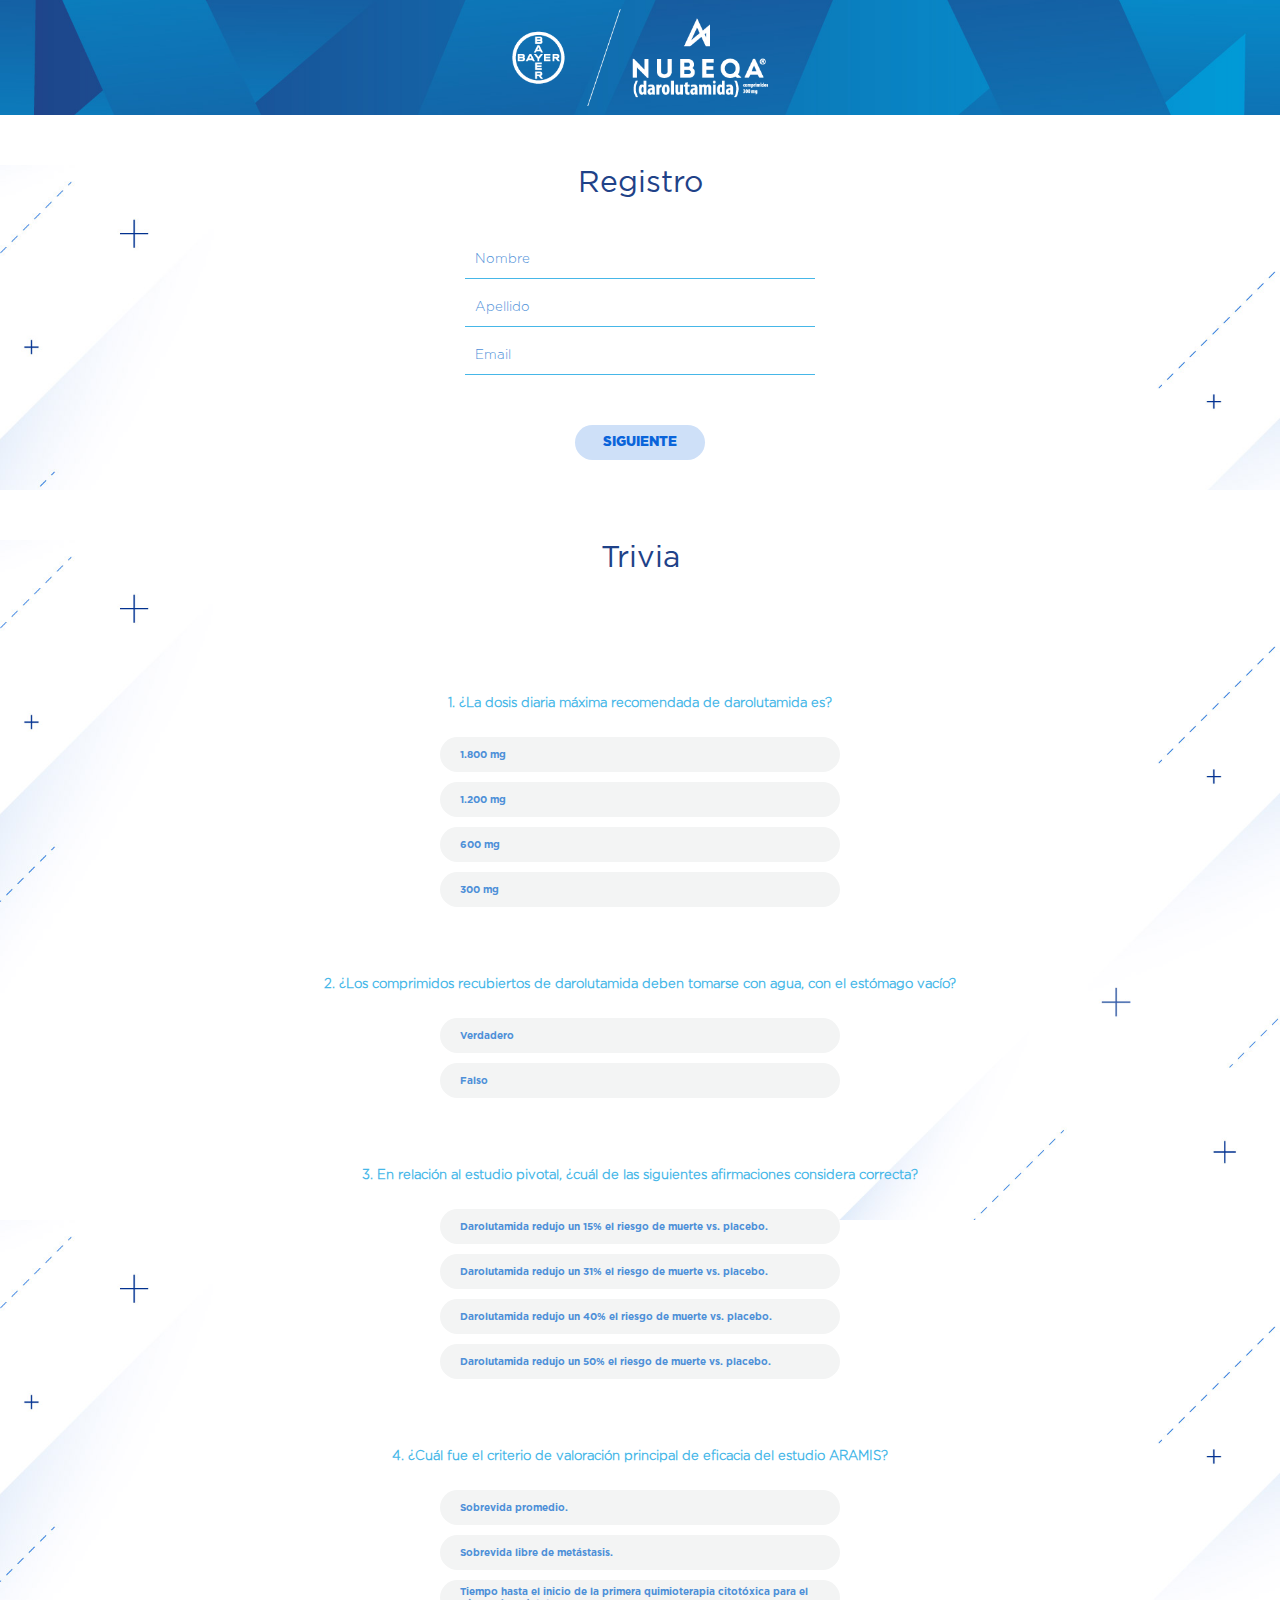
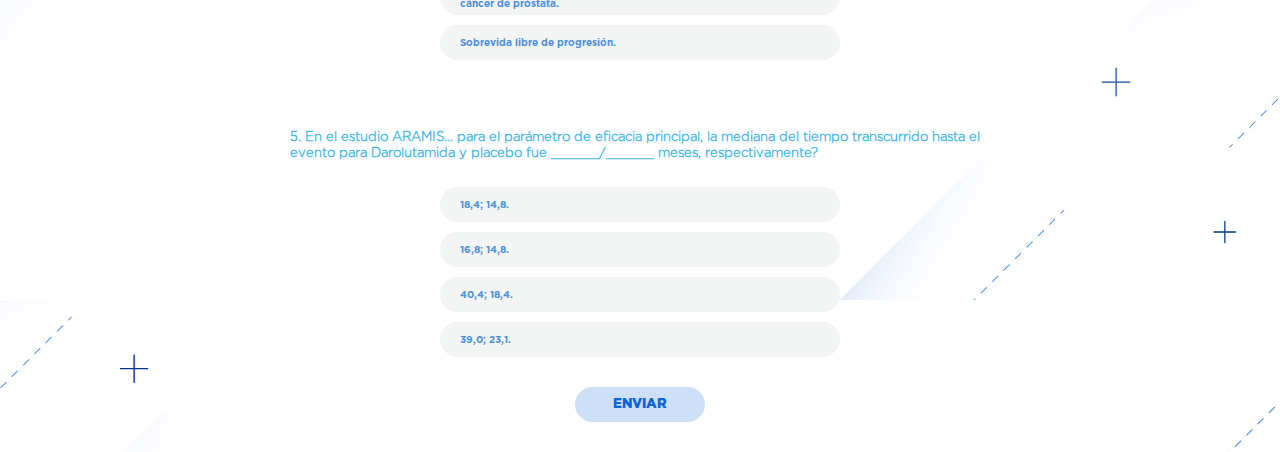
<file: index.html>
<!DOCTYPE html>
<html lang="es">
<head>
    <meta charset="UTF-8">
    <meta http-equiv="X-UA-Compatible" content="IE=edge">
    <meta name="viewport" content="width=device-width, initial-scale=1.0">
    <link rel="stylesheet" href="styles.css">
    <title>Trivia Nubeqa | BAYER</title>
</head>
<body>
    <!-- INICIO SECCION PÁGINA INACTIVA -->
    <main class="inactive_page">
        <section class="title_container">
            <h1>Podrás acceder a esta página una vez que el streaming haya finalizado!</h1>
        </section>
    </main>
    <!-- FIN SECCION PÁGINA INACTIVA -->

    <section class="main_page">
        <!-- INICIO SECCION FORMULARIO REGISTRO -->
        <header class="header_container">
            <img class="logo" src="./assets/5.png" alt="Logo Nubeqa">
        </header>

        <main class="register_container">
            <h2>Registro</h2>
            
            <form action="" class="form_container">
                    <label for="nombre">
                        <input class="input" type="text" name="userName" id="userName" placeholder="Nombre" required>
                    </label>

                    <label for="apellido">
                        <input class="input" type="text" name="userLastName" id="userLastName" placeholder="Apellido" required>
                    </label>

                    <label for="email">
                        <input class="input" type="text" name="userEmail" id="userEmail" placeholder="Email" required>
                    </label>

                    <label for="button" class="button">
                        <button type="button" class="blue_button" id="blue_button">SIGUIENTE</button>
                    </label>
            </form>
        </main>
        <!-- FIN SECCION FORMULARIO REGISTRO -->

        <!-- INICIO SECCION FORMULARIO TRIVIA -->
        <main class="trivia_container">
            <h2>Trivia</h2>

            <form action="" class="trivia_form__container">
                <label for="" class="question_container">
                    <h4>1. ¿La dosis diaria máxima recomendada de darolutamida es?</h4>
                    <section class="buttons_container">
                        <input name="question_one" type="radio" id="question_one_answer_one">
                        <label for="question_one_answer_one" class="large_button" >1.800 mg</label>

                        <input name="question_one" type="radio" id="question_one_answer_two" >
                        <label for="question_one_answer_two" class="large_button">1.200 mg</label>

                        <input name="question_one" type="radio" id="question_one_answer_three">
                        <label for="question_one_answer_three" class="large_button">600 mg</label>

                        <input name="question_one" type="radio" id="question_one_answer_four">
                        <label for="question_one_answer_four" class="large_button">300 mg</label>
                    </section>
                </label>

                <label for="" class="question_container">
                    <h4>2. ¿Los comprimidos recubiertos de darolutamida deben tomarse con agua, con el estómago vacío?</h4>
                    <section class="buttons_container">
                        <input name="question_two" type="radio" id="question_two_answer_one">
                        <label for="question_two_answer_one" class="large_button">Verdadero</label>

                        <input name="question_two" type="radio" id="question_two_answer_two">
                        <label for="question_two_answer_two" class="large_button">Falso</label>
                    </section>
                </label>

                <label for="" class="question_container">
                    <h4>3. En relación al estudio pivotal, ¿cuál de las siguientes afirmaciones considera correcta?</h4>
                    <section class="buttons_container">

                        <input name="question_three" type="radio" id="question_three_answer_one">
                        <label for="question_three_answer_one" class="large_button">Darolutamida redujo un 15% el riesgo de muerte vs. placebo.</label>

                        <input name="question_three" type="radio" id="question_three_answer_two">
                        <label for="question_three_answer_two" class="large_button">Darolutamida redujo un 31% el riesgo de muerte vs. placebo.</label>

                        <input name="question_three" type="radio" id="question_three_answer_three">
                        <label for="question_three_answer_three" class="large_button">Darolutamida redujo un 40% el riesgo de muerte vs. placebo.</label>

                        <input name="question_three" type="radio" id="question_three_answer_four">
                        <label for="question_three_answer_four" class="large_button">Darolutamida redujo un 50% el riesgo de muerte vs. placebo.</label>

                    </section>
                </label>

                <label for="" class="question_container">
                    <h4>4. ¿Cuál fue el criterio de valoración principal de eficacia del estudio ARAMIS?</h4>
                    <section class="buttons_container">
                        <input name="question_four" type="radio" id="question_four_answer_one">
                        <label for="question_four_answer_one" class="large_button">Sobrevida promedio.</label>

                        <input name="question_four" type="radio" id="question_four_answer_two">
                        <label for="question_four_answer_two" class="large_button">Sobrevida libre de metástasis.</label>

                        <input name="question_four" type="radio" id="question_four_answer_three">
                        <label name="question_four" for="question_four_answer_three" class="large_button">Tiempo hasta el inicio de la primera quimioterapia citotóxica para el cáncer de próstata.</label>

                        <input name="question_four" type="radio" id="question_four_answer_four"></button>
                        <label for="question_four_answer_four" class="large_button">Sobrevida libre de progresión.</label>

                    </section>
                </label>

                <label for="" class="question_container">
                    <h4>5. En el estudio ARAMIS... para el parámetro de eficacia principal, la mediana del tiempo transcurrido hasta el evento para Darolutamida y placebo fue ______/______ meses, respectivamente?</h4>
                    <section class="buttons_container">
                        <input name="question_five" type="radio" id="question_five_answer_one">
                        <label for="question_five_answer_one" class="large_button">18,4; 14,8.</label>

                        <input name="question_five" type="radio" id="question_five_answer_two">
                        <label for="question_five_answer_two" class="large_button">16,8; 14,8.</label>

                        <input name="question_five" type="radio" id="question_five_answer_three">
                        <label for="question_five_answer_three" class="large_button">40,4; 18,4.</label>

                        <input name="question_five" type="radio" id="question_five_answer_four"></button>
                        <label for="question_five_answer_four" class="large_button">39,0; 23,1.</label>
                    </section>
                </label>

                <label for="button" class="button">
                    <button type="button" class="blue_button" id="blue_button">ENVIAR</button>
                </label>
            </form>
        </main>
    </section>
</body>
</html>
</file>
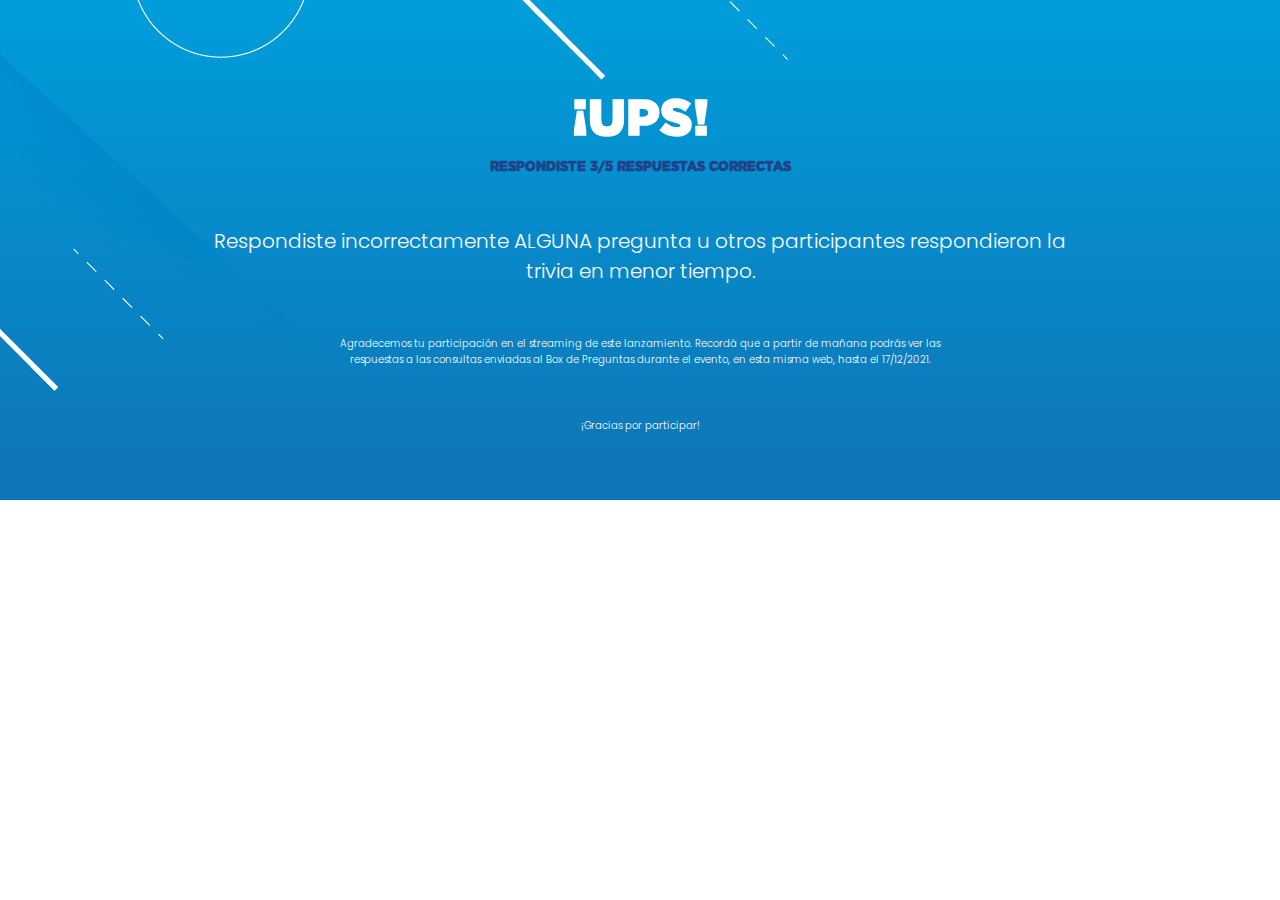
<file: lose.html>
<!DOCTYPE html>
<html lang="en">
<head>
    <meta charset="UTF-8">
    <meta http-equiv="X-UA-Compatible" content="IE=edge">
    <meta name="viewport" content="width=device-width, initial-scale=1.0">
    <link rel="stylesheet" href="resultStyles.css">
    <title>¡Ups!</title>
</head>
<body>
    <main class="container">
        <section class="title__container">
            <h1>¡UPS!</h1>
            <h4>RESPONDISTE 3/5 RESPUESTAS CORRECTAS</h4>
        </section>

        <section class="mid_title__container">
            <h4>Respondiste incorrectamente ALGUNA pregunta u otros participantes respondieron la trivia en menor tiempo.</h4>
        </section>

        <section class="last_title__container"> 
            <h6>Agradecemos tu participación en el streaming de este lanzamiento. Recordá que a partir de mañana podrás ver las respuestas a las consultas enviadas al Box de Preguntas durante el evento, en esta misma web, hasta el 17/12/2021.</h6>
            <h6><b>¡Gracias por participar!</b></h6>
        </section>

    </main>
</body>
</html>
</file>
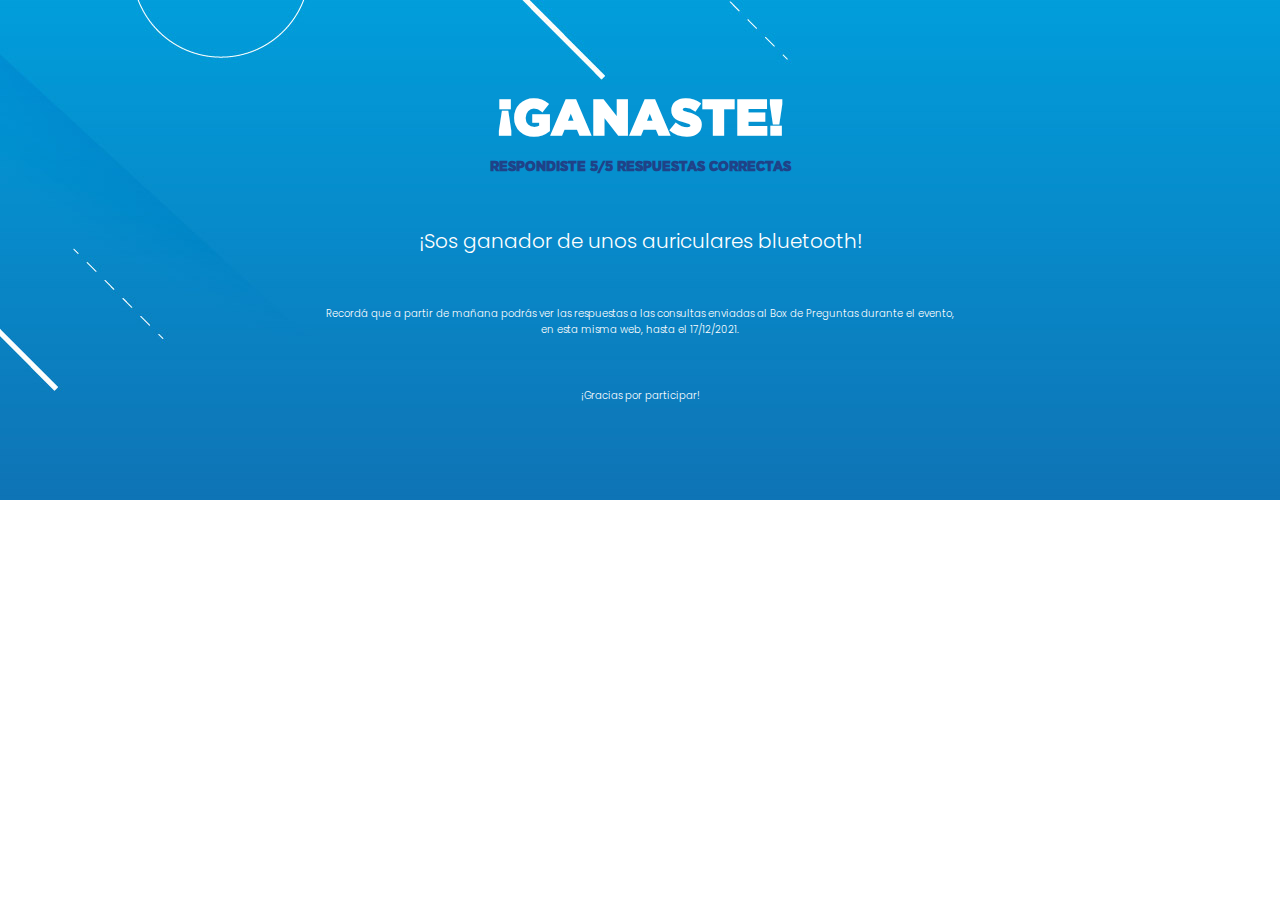
<file: win.html>
<!DOCTYPE html>
<html lang="en">
<head>
    <meta charset="UTF-8">
    <meta http-equiv="X-UA-Compatible" content="IE=edge">
    <meta name="viewport" content="width=device-width, initial-scale=1.0">
    <link rel="stylesheet" href="resultStyles.css">
    <title>¡Felicitaciones!</title>
</head>
<body>
    <main class="container">
        <section class="title__container">
            <h1>¡GANASTE!</h1>
            <h4>RESPONDISTE 5/5 RESPUESTAS CORRECTAS</h4>
        </section>

        <section class="mid_title__container">
            <h4>¡Sos ganador de unos auriculares bluetooth!</h4>
        </section>

        <section class="last_title__container"> 
            <h6>Recordá que a partir de mañana podrás ver las respuestas a las consultas enviadas al Box de Preguntas durante el evento, en esta misma web, hasta el 17/12/2021.</h6>
            <h6><b>¡Gracias por participar!</b></h6>
        </section>

    </main>
</body>
</html>
</file>
<file: styles.css>
:root{
    --darkBlue: #1F4288;
    --lightBlue: #CEE0F8;
    --intenseBlue: #0A64DA;
    --intermediateBlue: #4E90D8;
    --brightBlue: #46B7E8
}

*{
    box-sizing: border-box;
    margin: 0;
    padding: 0;
}

@font-face{
    font-family: locatorLight;
    src: url('./assets/fonts/Locator-Light.otf');
}

@font-face{
    font-family: poppinsBold;
    src: url('./assets/fonts/Poppins-Bold.ttf');
}

@font-face {
    font-family: gothamLight;
    src: url('./assets/fonts/Gotham-Light.otf');
}

@font-face{
    font-family: gothamBook;
    src: url('./assets/fonts/Gotham-Book.otf');
}

@font-face{
    font-family: gothamBold;
    src: url('./assets/fonts/Gotham-Bold.otf');
}

@font-face{
    font-family: gothamBlack;
    src: url('./assets/fonts/Gotham-Black.otf');
}

html{
    font-family: locatorLight;
    font-size: 62.5%;
}

.header_container{
    display: flex;
    flex-direction: column;
    justify-content: center;
    align-items: center;
    height: 115px;
    width: 100%;
    background: url('./assets/1.jpg');
    background-repeat: no-repeat;
    background-position: center;
    background-size: cover;
}

.logo{
    width: 20%;
    min-width: 200px;
    max-width: 350px;
    height: auto;
}

.register_container, .trivia_container{
    width: 100%;
    height: auto;
    background: url('./assets/3.jpg');
    background-size: 100%;
    display: flex;
    flex-direction: column;
    align-items: center;
    margin-top: 50px;
}

.register_container h2, .trivia_container h2{
    font-family: gothamBook;
    color: var(--darkBlue);
    font-weight: 300;
    font-size: 3rem;
}

.inactive_page{
    width: 100%;
    height: 100vh;
    display: none;
    /* display: flex; */
    flex-direction: column;
    align-items: center;
    justify-content: center;
}

.inactive_page h1{
    font-family: gothamBlack;
    color: var(--intenseBlue);
    font-size: 2rem;
}

/* .main_page{
    display: none;
} */


.form_container{
    display: flex;
    flex-direction: column;
    align-items: center;
    margin-top: 50px;
    width: 80%;
    max-width: 350px;
}

label{
    width: 100%;
}

.input{
    font-family: gothamLight;
    width: 100%;
    border: none;
    margin-bottom: 20px;
    border-bottom: 1px solid var(--brightBlue);
    padding-bottom: 10px;
}

.input::placeholder{
    padding-left: 10px;
    color: var(--intermediateBlue);
}

.input:focus{
    outline: none;
}

label.button{
    display: flex;
    justify-content: center;
    margin-bottom: 30px;
}

.blue_button{
    width: 130px;
    height: 35px;
    margin-top: 30px;
    border-radius: 50px;
    border: none;
    background-color: var(--lightBlue);
    font-family: gothamBlack;
    color: var(--intenseBlue);
}

.blue_button:hover{
    color: white;
    background-color: var(--intermediateBlue);
    cursor: pointer;
}

.trivia_form__container{
    display: flex;
    flex-direction: column;
    align-items: center;
    margin-top: 50px;
    width: 90%;
}

.question_container{
    width: 80%;
    max-width: 700px;
    margin-top: 70px;
    height: auto;
    display: flex;
    flex-direction: column;
    align-items: center;
}

.question_container h4{
    color: var(--brightBlue);
    font-family: gothamLight;
    font-size: 1.3rem;
}

.buttons_container{
    display: flex;
    flex-direction: column;
    margin-top: 15px;
    width: 100%;
    max-width: 400px;
}

input[type="radio"]{
    appearance: none;
}

input[type="radio"]:checked + label{
    border: none;
    background-color: var(--intermediateBlue);
    color: white;
}

.large_button{
    display: flex;
    align-items: center;
    width: 100%;
    height: auto;
    min-height: 35px;
    border-radius: 50px;
    border: none;
    font-family: gothamBold;
    color: var(--intermediateBlue);
    font-size: 1rem;
    margin-top: 10px;
    background-color: #f3f4f4;
    text-align: left;
    padding-left: 20px;
}

.large_button:hover{
    border: 1.5px solid var(--darkBlue);
    cursor: pointer;
}

.large_button:focus{
    border: none;
    background-color: var(--intermediateBlue);
    color: white;
}

/* .large_button:not(:active){
    background-color: #f3f4f4;
    color: grey;
} */
</file>
<file: resultStyles.css>
*{
    box-sizing: border-box;
    margin: 0;
    padding: 0;
}

html{
    font-size: 62.5%;
}

@font-face{
    font-family: locatorLight;
    src: url('./assets/fonts/Locator-Light.otf');
}

@font-face{
    font-family: poppinsLight;
    src: url('./assets/fonts/Poppins-Light.ttf');
}

@font-face {
    font-family: gothamLight;
    src: url('./assets/fonts/Gotham-Light.otf');
}

@font-face{
    font-family: gothamBook;
    src: url('./assets/fonts/Gotham-Book.otf');
}

@font-face{
    font-family: gothamBold;
    src: url('./assets/fonts/Gotham-Bold.otf');
}

@font-face{
    font-family: gothamBlack;
    src: url('./assets/fonts/Gotham-Black.otf');
}

.container{
    width: 100%;
    height: auto;
    min-height: 500px;
    background: url('./assets/4.jpg');
    /* background-size: 100% 100vh; */
}
.title__container, .mid_title__container, .last_title__container{
    display: flex;
    flex-direction: column;
    align-items: center;
}

.title__container{
    padding-top: 90px;
}

.title__container h1{
    font-size: 5rem;
    font-family: gothamBlack;
    color: white;
}

.title__container h4{
    margin-top: 10px;
    font-family: gothamBlack;
    color: #1F4288;
    font-size: 1.3rem;
}

.mid_title__container h4, .last_title__container h6{
    margin-top: 50px;
    font-family: poppinsLight;
    font-weight: 300;
    color: white;
}
.mid_title__container h4{
    width: 70%;
    text-align: center;
    font-size: 2rem;
}

.last_title__container h6{
    text-align: center;
    width: 50%;
    font-size: 1rem;
}
</file>
